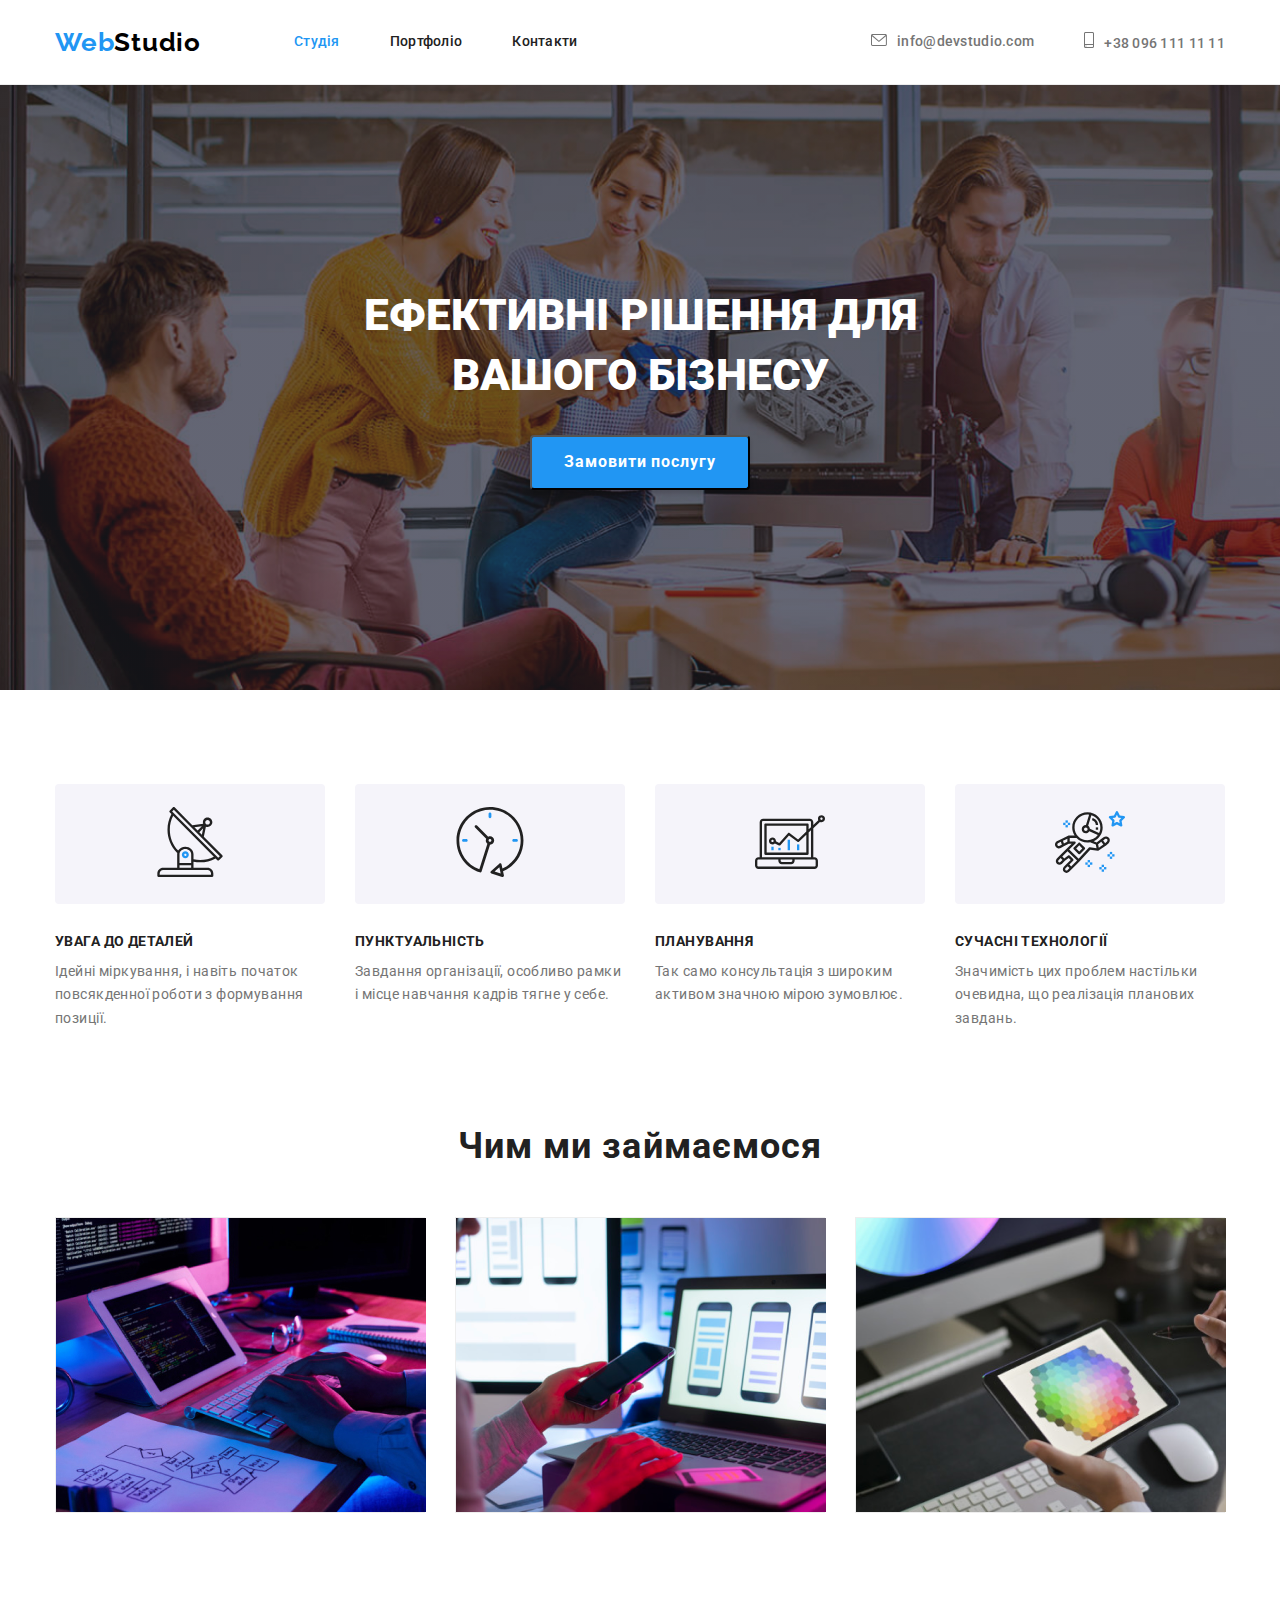
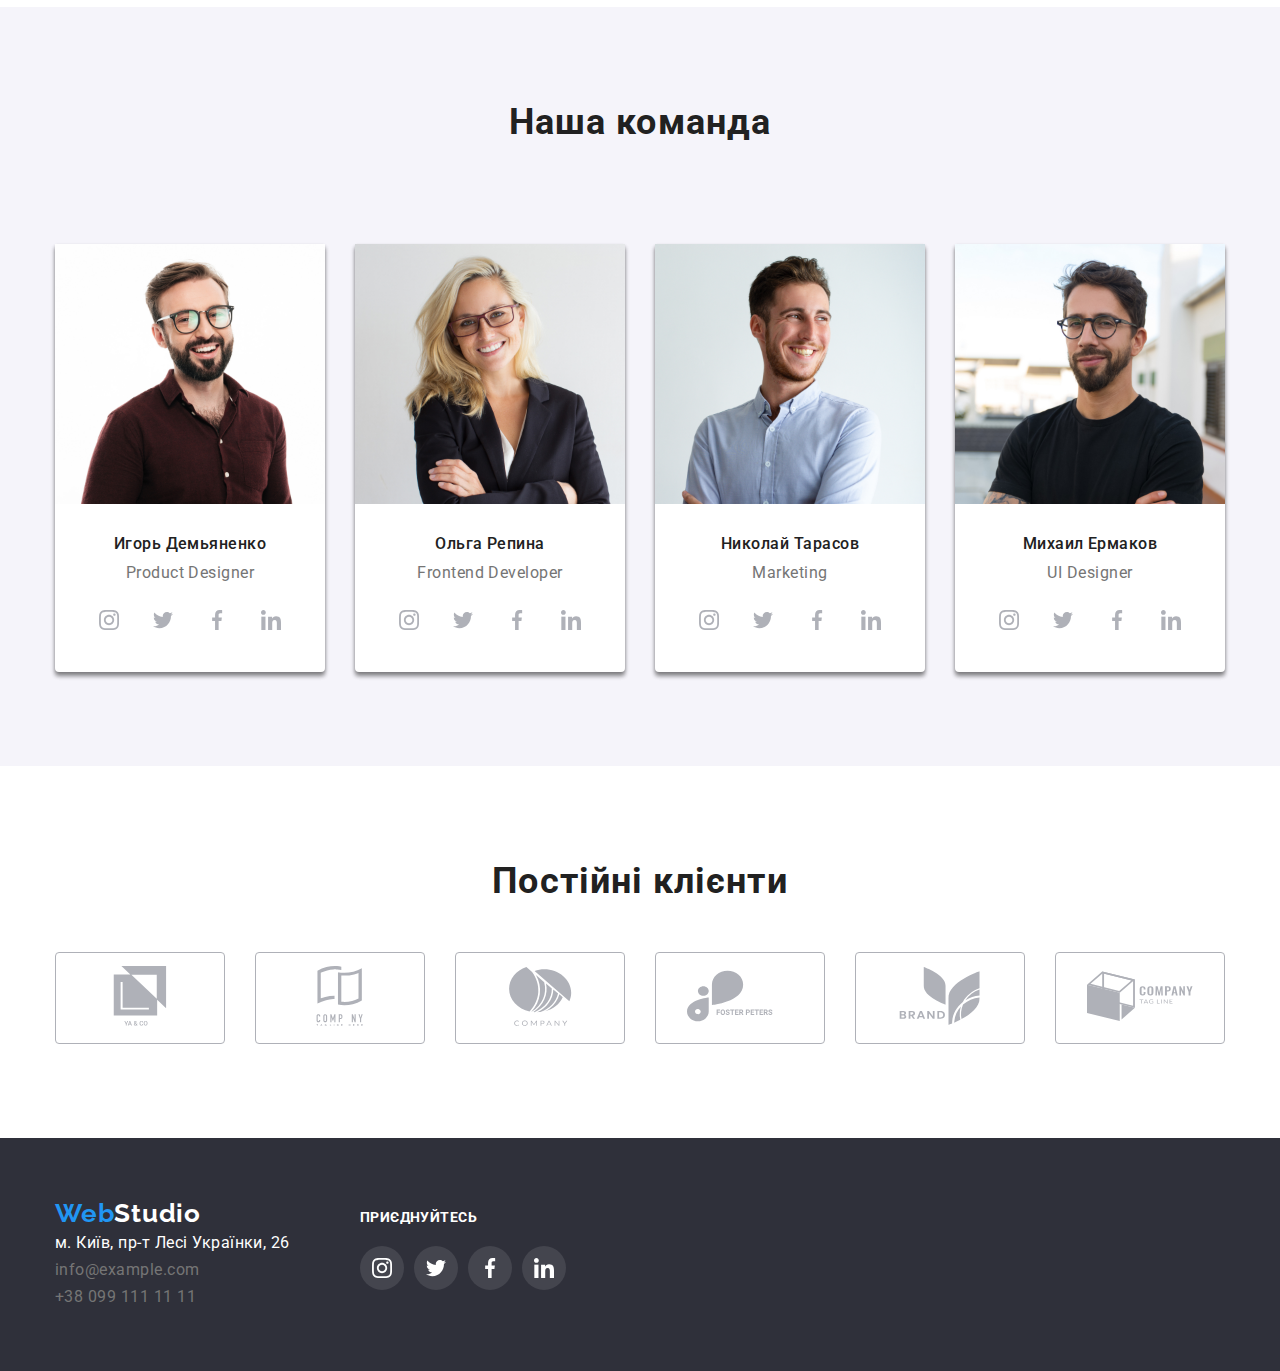
<file: index.html>
<!DOCTYPE html>
<html lang="uk">
  <head>
    <meta charset="UTF-8" />
    <meta http-equiv="X-UA-Compatible" content="IE=edge" />
    <meta name="viewport" content="width=<device-width>, initial-scale=1.0" />
    <title>Document</title>
    <link rel="preconnect" href="https://fonts.googleapis.com" />
    <link rel="preconnect" href="https://fonts.gstatic.com" crossorigin />
    <link
      href="https://fonts.googleapis.com/css2?family=Raleway:wght@700&family=Roboto:wght@400;500;700;900&display=swap"
      rel="stylesheet"
    />
    <link
      rel="stylesheet"
      href="https://cdn.jsdelivr.net/npm/modern-normalize@1.1.0/modern-normalize.min.css"
    />
    <link rel="stylesheet" href="./css/style.css" />
  </head>
  <body>
    <!--HEADER-->
    <header class="main-header">
      <div class="container main-header-container">
        <nav class="navigation">
          <a class="link logo" href="" lang="en"
            >Web<span class="logo-title">Studio</span></a
          >
          <ul class="menu list">
            <li class="menu-item">
              <a class="menu-link link current" href="./index.html">Студія</a>
            </li>
            <li class="menu-item">
              <a class="menu-link link" href="./portfolio.html">Портфоліо</a>
            </li>
            <li class="menu-item">
              <a class="menu-link link" href="">Контакти</a>
            </li>
          </ul>
        </nav>
        <ul class="list navigation list-contacts">
          <li class="menu-item">
            <div class="logo-contacts">
              <a class="contacts link" href="mailto:info@devstudio.com"
                ><svg class="logo-link" width="16" height="12">
                  <use href="./images/sprite.svg#icon-mail"></use></svg
                >info@devstudio.com</a
              >
            </div>
          </li>
          <li class="menu-item">
            <div class="logo-contacts">
              <a class="contacts link" href="tel:+380961111111"
                ><svg class="logo-link" width="10" height="16">
                  <use href="./images/sprite.svg#icon-smartphone"></use></svg
                >+38 096 111 11 11</a
              >
            </div>
          </li>
        </ul>
      </div>
    </header>
    <main>
      <!--HERO-->
      <section class="hero hero-description">
        <div class="container">
          <h1 class="main-title">Ефективні рішення для вашого бізнесу</h1>
          <button class="modal-btn" type="button">Замовити послугу</button>
        </div>
      </section>
      <!--ABOUT-->
      <section class="section-main">
        <div class="container">
          <h2 hidden>Наши приемущества</h2>
          <ul class="list flex-list">
            <li class="flex-element-link">
              <div class="flex-element-item">
                <div class="thumb">
                  <a href="" class="">
                    <svg class="logo-item" width="70" height="70">
                      <use href="./images/sprite.svg#icon-antenna"></use>
                    </svg>
                  </a>
                </div>
                <h3 class="section-title">УВАГА ДО ДЕТАЛЕЙ</h3>
                <p class="description-menu">
                  Ідейні міркування, і навіть початок повсякденної роботи з формування позиції.
                </p>
              </div>
            </li>
            <li class="flex-element-link">
              <div class="flex-element-item">
                <div class="thumb">
                  <a href="" class="">
                    <svg class="logo-item" width="70" height="70">
                      <use href="./images/sprite.svg#icon-clock"></use>
                    </svg>
                  </a>
                </div>
                <h3 class="section-title">ПУНКТУАЛЬНІСТЬ</h3>
                <p class="description-menu">
                  Завдання організації, особливо рамки і місце навчання кадрів тягне у себе.
                </p>
              </div>
            </li>
            <li class="flex-element-link">
              <div class="flex-element-item">
                <div class="thumb">
                  <a href="" class="">
                    <svg class="logo-item" width="70" height="70">
                      <use href="./images/sprite.svg#icon-diagram"></use>
                    </svg>
                  </a>
                </div>
                <h3 class="section-title">ПЛАНУВАННЯ</h3>
                <p class="description-menu">
                  Так само консультація з широким активом значною мірою зумовлює.
                </p>
              </div>
            </li>
            <li class="flex-element-link">
              <div class="flex-element-item">
                <div class="thumb">
                  <a href="" class="">
                    <svg class="logo-item" width="70" height="70">
                      <use href="./images/sprite.svg#icon-astronaut"></use>
                    </svg>
                  </a>
                </div>
                <h3 class="section-title">СУЧАСНІ ТЕХНОЛОГІЇ</h3>
                <p class="description-menu">
                  Значимість цих проблем настільки очевидна, що реалізація планових завдань.
                </p>
              </div>
            </li>
          </ul>
        </div>
      </section>
      <section class="section">
        <div class="container">
          <h2 class="list-header">Чим ми займаємося</h2>
          <ul class="list flex-container">
            <li class="flex-element">
              <img
                src="./images/work/work1.jpg"
                alt="Вариант 1"
                width="370"
                height="294"
              />
            </li>
            <li class="flex-element">
              <img
                src="./images/work/work2.jpg"
                alt="Вариант 2"
                width="370"
                height="294"
              />
            </li>
            <li class="flex-element">
              <img
                src="./images/work/work3.jpg"
                alt="Вариант 3"
                width="370"
                height="294"
              />
            </li>
          </ul>
        </div>
      </section>
      <!--TEAM-->
      <section class="section container-team">
        <div class="container">
          <h2 class="list-header">Наша команда</h2>
          <ul class="list flex-container-list">
            <li class="flex-element-list">
              <img
                src="./images/employers/product-designer.jpg"
                alt="Фото 1"
                width="270"
                height="260"
              />
              <div class="text-box">
                <h3 class="subtitle">Игорь Демьяненко</h3>
                <p class="section-description about" lang="en">
                  Product Designer
                </p>
                <ul class="social-list list">
                  <li class="social-list-item">
                    <a href="" class="social-list-link">
                      <svg class="social-list-icon" width="20" height="20">
                        <use href="./images/sprite.svg#icon-instagram"></use>
                      </svg>
                    </a>
                  </li>
                  <li class="social-list-item">
                    <a href="" class="social-list-link">
                      <svg class="social-list-icon" width="20" height="20">
                        <use href="./images/sprite.svg#icon-twitter"></use>
                      </svg>
                    </a>
                  </li>
                  <li class="social-list-item">
                    <a href="" class="social-list-link">
                      <svg class="social-list-icon" width="20" height="20">
                        <use href="./images/sprite.svg#icon-facebook"></use>
                      </svg>
                    </a>
                  </li>
                  <li class="social-list-item">
                    <a href="" class="social-list-link">
                      <svg class="social-list-icon" width="20" height="20">
                        <use href="./images/sprite.svg#icon-linkedin"></use>
                      </svg>
                    </a>
                  </li>
                </ul>
              </div>
            </li>
            <li class="flex-element-list">
              <img
                src="./images/employers/frontend-developer.jpg"
                alt="Фото 2"
                width="270"
                height="260"
              />
              <div class="text-box">
                <h3 class="subtitle">Ольга Репина</h3>
                <p class="section-description about" lang="en">
                  Frontend Developer
                </p>
                <ul class="social-list list">
                  <li class="social-list-item">
                    <a href="" class="social-list-link">
                      <svg class="social-list-icon" width="20" height="20">
                        <use href="./images/sprite.svg#icon-instagram"></use>
                      </svg>
                    </a>
                  </li>
                  <li class="social-list-item">
                    <a href="" class="social-list-link">
                      <svg class="social-list-icon" width="20" height="20">
                        <use href="./images/sprite.svg#icon-twitter"></use>
                      </svg>
                    </a>
                  </li>
                  <li class="social-list-item">
                    <a href="" class="social-list-link">
                      <svg class="social-list-icon" width="20" height="20">
                        <use href="./images/sprite.svg#icon-facebook"></use>
                      </svg>
                    </a>
                  </li>
                  <li class="social-list-item">
                    <a href="" class="social-list-link">
                      <svg class="social-list-icon" width="20" height="20">
                        <use href="./images/sprite.svg#icon-linkedin"></use>
                      </svg>
                    </a>
                  </li>
                </ul>
              </div>
            </li>
            <li class="flex-element-list">
              <img
                src="./images/employers/marketing.jpg"
                alt="Фото 3"
                width="270"
                height="260"
              />
              <div class="text-box">
                <h3 class="subtitle">Николай Тарасов</h3>
                <p class="section-description about" lang="en">Marketing</p>
                <ul class="social-list list">
                  <li class="social-list-item">
                    <a href="" class="social-list-link">
                      <svg class="social-list-icon" width="20" height="20">
                        <use href="./images/sprite.svg#icon-instagram"></use>
                      </svg>
                    </a>
                  </li>
                  <li class="social-list-item">
                    <a href="" class="social-list-link">
                      <svg class="social-list-icon" width="20" height="20">
                        <use href="./images/sprite.svg#icon-twitter"></use>
                      </svg>
                    </a>
                  </li>
                  <li class="social-list-item">
                    <a href="" class="social-list-link">
                      <svg class="social-list-icon" width="20" height="20">
                        <use href="./images/sprite.svg#icon-facebook"></use>
                      </svg>
                    </a>
                  </li>
                  <li class="social-list-item">
                    <a href="" class="social-list-link">
                      <svg class="social-list-icon" width="20" height="20">
                        <use href="./images/sprite.svg#icon-linkedin"></use>
                      </svg>
                    </a>
                  </li>
                </ul>
              </div>
            </li>
            <li class="flex-element-list">
              <img
                src="./images/employers/ui-designer.jpg"
                alt="Фото 4"
                width="270"
                height="260"
              />
              <div class="text-box">
                <h3 class="subtitle">Михаил Ермаков</h3>
                <p class="section-description about" lang="en">UI Designer</p>
                <ul class="social-list list">
                  <li class="social-list-item">
                    <a href="" class="social-list-link">
                      <svg class="social-list-icon" width="20" height="20">
                        <use href="./images/sprite.svg#icon-instagram"></use>
                      </svg>
                    </a>
                  </li>
                  <li class="social-list-item">
                    <a href="" class="social-list-link">
                      <svg class="social-list-icon" width="20" height="20">
                        <use href="./images/sprite.svg#icon-twitter"></use>
                      </svg>
                    </a>
                  </li>
                  <li class="social-list-item">
                    <a href="" class="social-list-link">
                      <svg class="social-list-icon" width="20" height="20">
                        <use href="./images/sprite.svg#icon-facebook"></use>
                      </svg>
                    </a>
                  </li>
                  <li class="social-list-item">
                    <a href="" class="social-list-link">
                      <svg class="social-list-icon" width="20" height="20">
                        <use href="./images/sprite.svg#icon-linkedin"></use>
                      </svg>
                    </a>
                  </li>
                </ul>
              </div>
            </li>
          </ul>
        </div>
      </section>
    </main>
    <!--CLIENTS-->
    <section class="section">
      <div class="container">
        <h2 class="list-header">Постійні клієнти</h2>
        <ul class="list flex-container-list">
          <li class="flex-element-menu">
            <a href="" class="social-list-menu">
              <svg class="social-icon" width="106" height="60">
                <use href="./images/sprite.svg#icon-yaco"></use>
              </svg>
            </a>
          </li>
          <li class="flex-element-menu">
            <a href="" class="social-list-menu">
              <svg class="social-icon" width="106" height="60">
                <use href="./images/sprite.svg#icon-company1"></use>
              </svg>
            </a>
          </li>
          <li class="flex-element-menu">
            <a href="" class="social-list-menu">
              <svg class="social-icon" width="106" height="60">
                <use href="./images/sprite.svg#icon-company2"></use>
              </svg>
            </a>
          </li>
          <li class="flex-element-menu">
            <a href="" class="social-list-menu">
              <svg class="social-icon" width="106" height="60">
                <use href="./images/sprite.svg#icon-company3"></use>
              </svg>
            </a>
          </li>
          <li class="flex-element-menu">
            <a href="" class="social-list-menu">
              <svg class="social-icon" width="106" height="60">
                <use href="./images/sprite.svg#icon-brand"></use>
              </svg>
            </a>
          </li>
          <li class="flex-element-menu">
            <a href="" class="social-list-menu">
              <svg class="social-icon" width="106" height="60">
                <use href="./images/sprite.svg#icon-company4"></use>
              </svg>
            </a>
          </li>
        </ul>
      </div>
    </section>
    <!--FOOTER-->
    <footer class="bottom">
      <div class="container">
        <div class="footer-containe">
          <address>
            <a class="link logo logo-footer" href="" lang="en"
              >Web<span class="logo-title-white">Studio</span></a
            >
            <ul class="list list-footer">
              <li>
                <a
                  class="link section-description section-description-black logo-footer"
                  href="https://goo.gl/maps/r5gBS1qjFHv6yzp58"
                  target="_blank"
                  rel="noopener noreferrer"
                  >м. Київ, пр-т Лесі Українки, 26</a
                >
              </li>
              <li>
                <a
                  class="link section-description logo-footer"
                  href="mailto:info@example.com"
                  >info@example.com</a
                >
              </li>
              <li>
                <a
                  class="link section-description logo-footer"
                  href="tel:+380991111111"
                  >+38 099 111 11 11</a
                >
              </li>
            </ul>
          </address>
          <div class="menu-footer">
            <h3 class="footer-title">приєднуйтесь</h3>
            <ul class="social-list-footer list">
              <li class="social-list-item">
                <a href="" class="social-list-link-footer">
                  <svg class="social-link-icon-footer" width="20" height="20">
                    <use href="./images/sprite.svg#icon-instagram"></use>
                  </svg>
                </a>
              </li>
              <li class="social-list-item">
                <a href="" class="social-list-link-footer">
                  <svg class="social-link-icon-footer" width="20" height="20">
                    <use href="./images/sprite.svg#icon-twitter"></use>
                  </svg>
                </a>
              </li>
              <li class="social-list-item">
                <a href="" class="social-list-link-footer">
                  <svg class="social-link-icon-footer" width="20" height="20">
                    <use href="./images/sprite.svg#icon-facebook"></use>
                  </svg>
                </a>
              </li>
              <li class="social-list-item">
                <a href="" class="social-list-link-footer">
                  <svg class="social-link-icon-footer" width="20" height="20">
                    <use href="./images/sprite.svg#icon-linkedin"></use>
                  </svg>
                </a>
              </li>
            </ul>
          </div>
        </div>
      </div>
    </footer>
  </body>
</html>
</file>
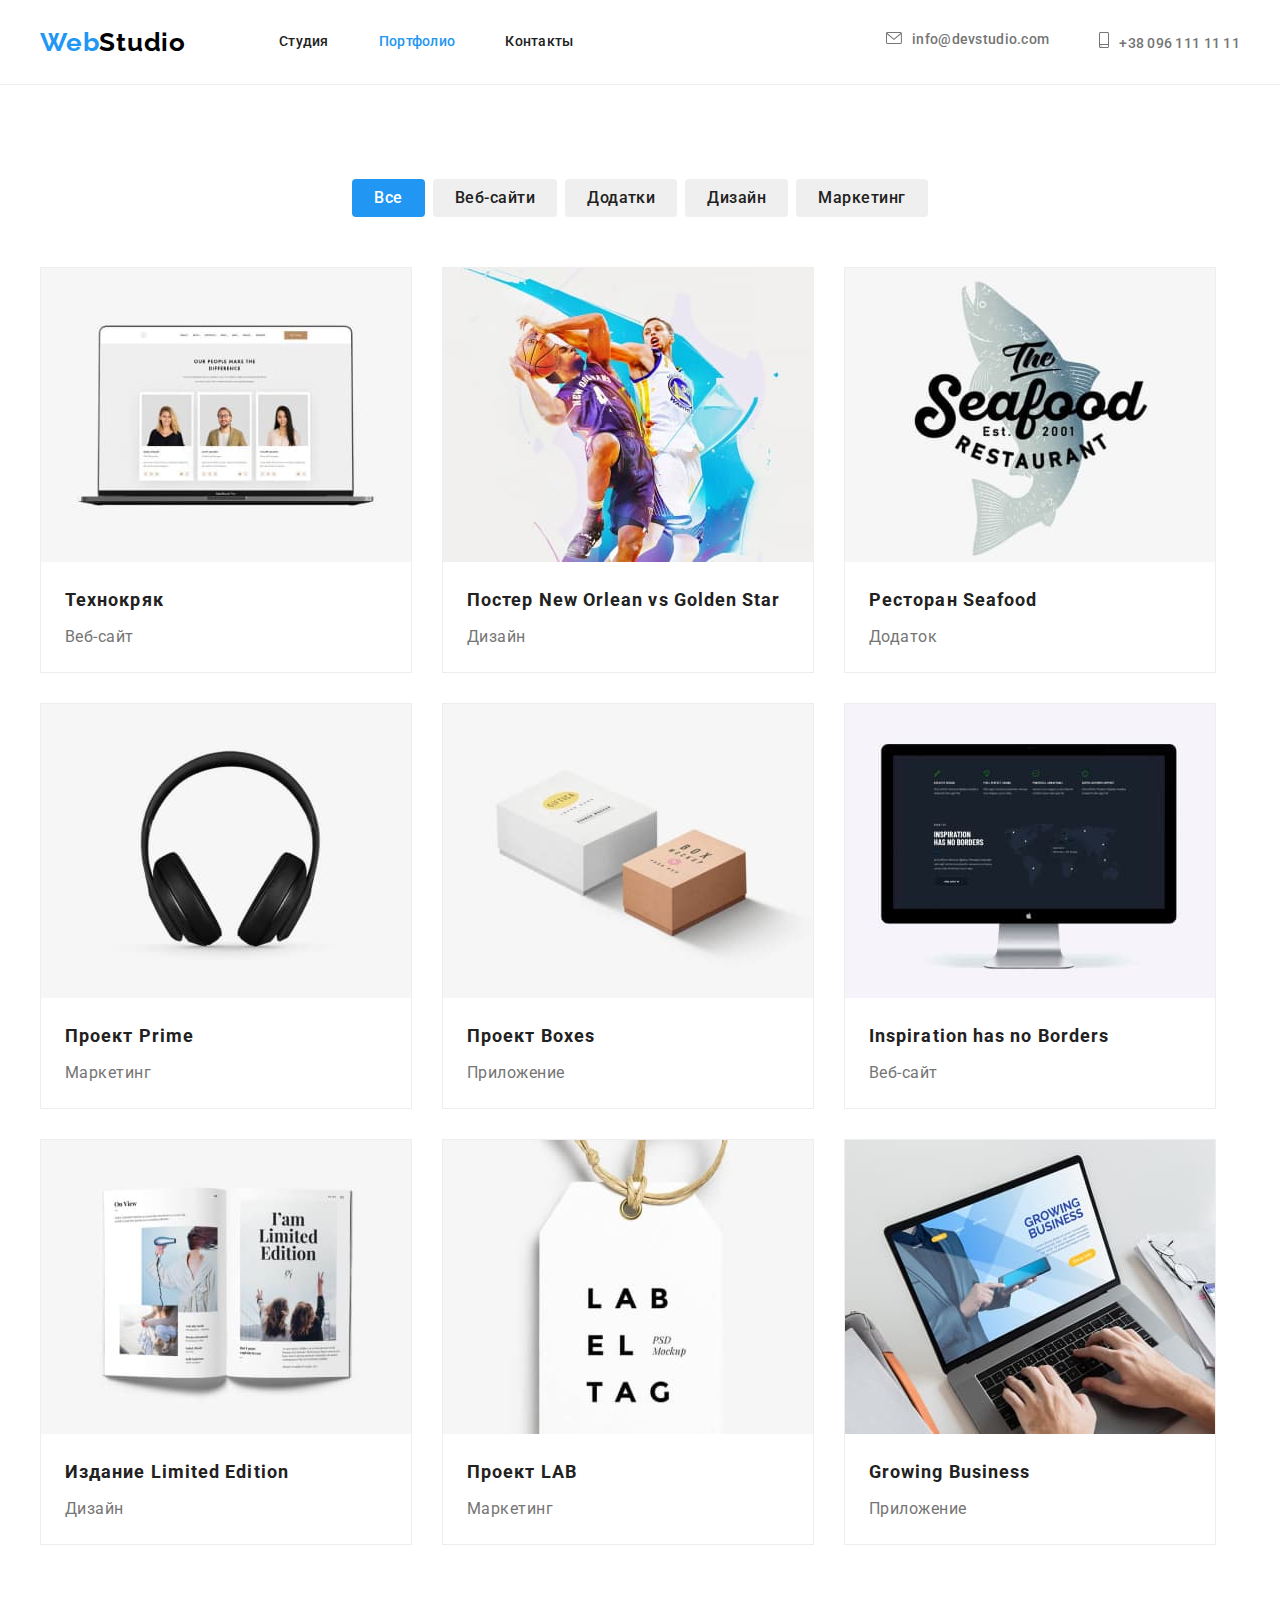
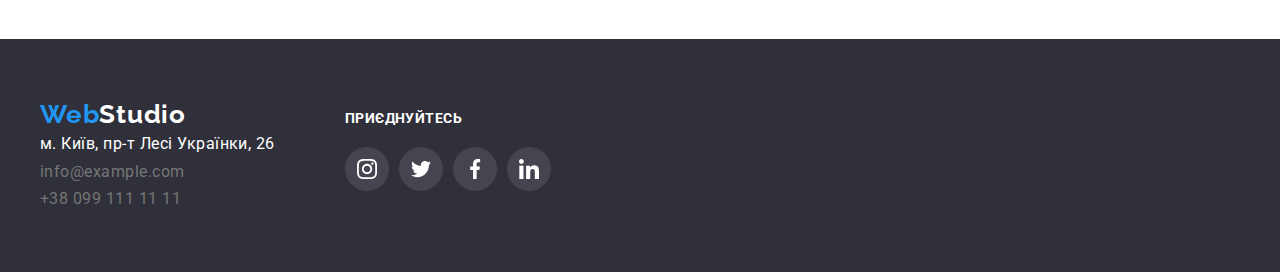
<file: portfolio.html>
<!DOCTYPE html>
<html lang="uk">
  <head>
    <meta charset="UTF-8" />
    <meta http-equiv="X-UA-Compatible" content="IE=edge" />
    <meta name="viewport" content="width=<device-width>, initial-scale=1.0" />
    <title>Document</title>
    <link rel="preconnect" href="https://fonts.googleapis.com" />
    <link rel="preconnect" href="https://fonts.gstatic.com" crossorigin />
    <link
      href="https://fonts.googleapis.com/css2?family=Raleway:wght@700&family=Roboto:wght@400;500;700;900&display=swap"
      rel="stylesheet"
    />
    <link rel="stylesheet" href="./css/style.css" />
  </head>
  <body>
    <!--HEADER-->
    <header class="main-header">
      <div class="container main-header-container">
        <nav class="navigation">
          <a class="link logo" href="" lang="en"
            >Web<span class="logo-title">Studio</span></a
          >
          <ul class="menu list site-nav">
            <li class="menu-item">
              <a class="menu-link link" href="./index.html">Студия</a>
            </li>
            <li class="menu-item">
              <a class="menu-link link current" href="./portfolio.html"
                >Портфолио</a
              >
            </li>
            <li class="menu-item">
              <a class="menu-link link" href="">Контакты</a>
            </li>
          </ul>
        </nav>
        <ul class="list site-nav">
          <li class="menu-item">
            <div class="logo-contacts">
              <a class="contacts link" href="mailto:info@devstudio.com">
                <svg class="logo-link" width="16" height="12">
                  <use href="./images/sprite.svg#icon-mail"></use></svg
                >info@devstudio.com</a
              >
            </div>
          </li>
          <li class="menu-item">
            <div class="logo-contacts">
              <a class="contacts link" href="tel:+380961111111">
                <svg class="logo-link" width="10" height="16">
                  <use href="./images/sprite.svg#icon-smartphone"></use></svg
                >+38 096 111 11 11</a
              >
            </div>
          </li>
        </ul>
      </div>
    </header>
    <main>
      <section class="section">
        <h1 hidden>Портфолио</h1>
        <div class="menu-container">
          <ul class="list flex-list">
            <li class="flex-item">
              <button type="button" class="btn-active current-1">Все</button>
            </li>
            <li class="flex-item">
              <button type="button" class="btn-active">Веб-сайти</button>
            </li>
            <li class="flex-item">
              <button type="button" class="btn-active">Додатки</button>
            </li>
            <li class="flex-item">
              <button type="button" class="btn-active">Дизайн</button>
            </li>
            <li class="flex-item">
              <button type="button" class="btn-active">Маркетинг</button>
            </li>
          </ul>
        </div>

        <div class="container">
          <ul class="list flex-container">
            <li class="flex-element">
              <img
                src="./images/portfolio/project1.jpg"
                alt="Технокряк"
                width="370"
                height="294"
              />
              <div class="portfolio-text">
                <h2 class="list-title">Технокряк</h2>
                <p class="list-description">Веб-сайт</p>
              </div>
            </li>
            <li class="flex-element">
              <img
                src="./images/portfolio/project2.jpg"
                alt="Постер"
                width="370"
                height="294"
              />
              <div class="portfolio-text">
                <h2 class="list-title">
                  Постер  <span lang="en">New Orlean vs Golden Star</span>
                </h2>
                <p class="list-description">Дизайн</p>
              </div>
            </li>
            <li class="flex-element">
              <img
                src="./images/portfolio/project3.jpg"
                alt="Ресторан"
                width="370"
                height="294"
              />
              <div class="portfolio-text">
                <h2 class="list-title">
                  Ресторан<span lang="en"> Seafood</span>
                </h2>
                <p class="list-description">Додаток</p>
              </div>
            </li>
            <li class="flex-element">
              <img
                src="./images/portfolio/project4.jpg"
                alt="Наушники"
                width="370"
                height="294"
              />
              <div class="portfolio-text">
                <h2 class="list-title">Проект <span lang="en">Prime</span></h2>
                <p class="list-description">Маркетинг</p>
              </div>
            </li>
            <li class="flex-element">
              <img
                src="./images/portfolio/project5.jpg"
                alt="Коробочки"
                width="370"
                height="294"
              />
              <div class="portfolio-text">
                <h2 class="list-title">Проект <span lang="en">Boxes</span></h2>
                <p class="list-description">Приложение</p>
              </div>
            </li>
            <li class="flex-element">
              <img
                src="./images/portfolio/project6.jpg"
                alt="Монитор"
                width="370"
                height="294"
              />
              <div class="portfolio-text">
                <h2 class="list-title" lang="en">Inspiration has no Borders</h2>
                <p class="list-description">Веб-сайт</p>
              </div>
            </li>
            <li class="flex-element">
              <img
                src="./images/portfolio/project7.jpg"
                alt="Книга"
                width="370"
                height="294"
              />
              <div class="portfolio-text">
                <h2 class="list-title">
                  Издание<span lang="en"> Limited Edition</span>
                </h2>
                <p class="list-description">Дизайн</p>
              </div>
            </li>
            <li class="flex-element">
              <img
                src="./images/portfolio/project8.jpg"
                alt="Бирка"
                width="370"
                height="294"
              />
              <div class="portfolio-text">
                <h2 class="list-title">Проект <span lang="en">LAB</span></h2>
                <p class="list-description">Маркетинг</p>
              </div>
            </li>
            <li class="flex-element">
              <img
                src="./images/portfolio/project9.jpg"
                alt="Ноутбук"
                width="370"
                height="294"
              />
              <div class="portfolio-text">
                <h2 lang="en" class="list-title">Growing Business</h2>
                <p class="list-description">Приложение</p>
              </div>
            </li>
          </ul>
        </div>
      </section>
    </main>
    <!--FOOTER-->
    <footer class="bottom">
      <div class="container">
        <div class="footer-containe">
          <address>
            <a class="link logo logo-footer" href="" lang="en"
              >Web<span class="logo-title-white">Studio</span></a
            >
            <ul class="list list-footer">
              <li class="logo-list">
                <a
                  class="link section-description section-description-black logo-footer"
                  href="https://goo.gl/maps/r5gBS1qjFHv6yzp58"
                  target="_blank"
                  rel="noopener noreferrer"
                  >м. Київ, пр-т Лесі Українки, 26</a
                >
              </li>
              <li>
                <a
                  class="link section-description logo-footer"
                  href="mailto:info@example.com"
                  >info@example.com</a
                >
              </li>
              <li>
                <a
                  class="link section-description logo-footer"
                  href="tel:+380991111111"
                  >+38 099 111 11 11</a
                >
              </li>
            </ul>
          </address>
          <div class="menu-footer">
            <h3 class="footer-title">приєднуйтесь</h3>
            <ul class="social-list list">
              <li class="social-list-item">
                <a href="" class="social-list-link-footer">
                  <svg class="social-link-icon-footer" width="20" height="20">
                    <use href="./images/sprite.svg#icon-instagram"></use>
                  </svg>
                </a>
              </li>
              <li class="social-list-item">
                <a href="" class="social-list-link-footer">
                  <svg class="social-link-icon-footer" width="20" height="20">
                    <use href="./images/sprite.svg#icon-twitter"></use>
                  </svg>
                </a>
              </li>
              <li class="social-list-item">
                <a href="" class="social-list-link-footer">
                  <svg class="social-link-icon-footer" width="20" height="20">
                    <use href="./images/sprite.svg#icon-facebook"></use>
                  </svg>
                </a>
              </li>
              <li class="social-list-item">
                <a href="" class="social-list-link-footer">
                  <svg class="social-link-icon-footer" width="20" height="20">
                    <use href="./images/sprite.svg#icon-linkedin"></use>
                  </svg>
                </a>
              </li>
            </ul>
          </div>
        </div>
      </div>
    </footer>
  </body>
</html>
</file>
<file: css/style.css>
:root {
  --accent-color: #2196f3;
  --primary-font: "Roboto", sans-serif;
  --secondary-font: "Raleway", sans-serif;
  --primary-text-color: #212121;
  --accent-color-logo: #2196f3;
  --secondary-color: #ffffff;
  --contacts-color: #757575;
}
h1,
h2,
h3,
h4,
p {
  margin-top: 0;
  margin-bottom: 0;
}
ul,
ol {
  margin-top: 0;
  margin-bottom: 0;
  padding-left: 0;
}
img {
  display: block;
}
button {
  cursor: pointer;
}
.list {
  list-style: none;
}
.link {
  text-decoration: none;
}
body {
  margin: 0;
  font-family: var(--primary-font);
  font-size: 14px;
  color: var(--primary-text-color);
}
.container {
  width: 1200px;
  margin-left: auto;
  margin-right: auto;
  padding-left: 15px;
  padding-right: 15px;
}
.section {
  padding-top: 94px;
  padding-bottom: 94px;
}
.main-header {
  border-bottom: 1px solid #ececec;
}
.main-header-container {
  display: flex;
  align-items: center;
}
.navigation {
  display: flex;
  align-items: center;
}
.list-contacts {
  margin-left: auto;
}
.menu {
  display: flex;
  align-items: center;
}
.logo {
  font-family: var(--secondary-font);
  font-style: normal;
  font-weight: 700;
  font-size: 26px;
  line-height: 1.19;
  letter-spacing: 0.03em;
  color: var(--accent-color-logo);
  margin-right: 93px;
}
.logo-link {
  margin-right: 10px;
  fill: currentColor;
}
.logo-contacts {
  display: flex;
  align-items: center;
}
.logo-link:hover,
.logo-link:focus {
  color: var(--accent-color);
}
.site-nav {
  display: flex;
  margin-left: auto;
}
.menu-item:not(:last-child) {
  margin-right: 50px;
}
.menu-link {
  padding: 32px 0;
  display: block;
  font-weight: 500;
  font-size: 14px;
  line-height: 1.14;
  letter-spacing: 0.02em;
  color: var(--primary-text-color);
}
.menu-link:hover,
.menu-link:focus,
.contacts:hover,
.contacts:focus {
  color: var(--accent-color);
}
.contacts {
  padding: 32px 0;
  font-weight: 500;
  line-height: 1.14;
  letter-spacing: 0.02em;
  color: var(--contacts-color);
}
.hero {
  padding: 200px 0;
  background: #2f303a;
  max-width: 1600px;
  margin-left: auto;
  margin-right: auto;
  background-image: linear-gradient(
      rgba(47, 48, 58, 0.4),
      rgba(47, 48, 58, 0.4)
    ),
    url("../images/hero/hero.jpg");
  background-size: cover;
  background-color: #c4c4c4;
}
.main-title {
  font-family: var(--primary-font);
  font-style: normal;
  font-weight: 900;
  max-width: 650px;
  font-size: 44px;
  line-height: 1.37;
  text-align: center;
  margin: 0 auto;
  text-transform: uppercase;
  color: var(--secondary-color);
  margin-bottom: 30px;
}
.modal-btn {
  padding-top: 10px;
  padding-bottom: 10px;
  padding-left: 32px;
  padding-right: 32px;
  font-family: inherit;
  font-weight: 700;
  font-size: 16px;
  line-height: 1.88;
  display: block;
  margin: 0 auto;
  letter-spacing: 0.06em;
  color: var(--secondary-color);
  background: var(--accent-color);
  box-shadow: 0px 4px 4px rgba(0, 0, 0, 0.15);
  border-radius: 4px;
}
.modal-btn:hover,
.modal-btn:focus {
  background: #188ce8;
}
.container-team {
  background-color: #f5f4fa;
}
.list-header {
  margin-bottom: 50px;
  font-weight: 700;
  font-size: 36px;
  line-height: 1.17;
  letter-spacing: 0.03em;
  text-align: center;
}
.section-main {
  padding-top: 94px;
}
.section-title {
  font-family: var(--primary-font);
  font-style: normal;
  font-weight: 700;
  font-size: 14px;
  line-height: 1.14;
  letter-spacing: 0.03em;
  text-transform: uppercase;
  color: var(--primary-text-color);
  margin-bottom: 10px;
}
.section-description {
  font-family: var(--primary-font);
  font-weight: 400;
  font-style: normal;
  font-size: 16px;
  line-height: 1.71;
  letter-spacing: 0.03em;
  color: var(--contacts-color);
  margin-bottom: 9px;
}
.social-list {
  display: flex;
  justify-content: center;
  gap: 10px;
  margin-top: 16px;
}
.social-list-link {
  display: flex;
  justify-content: center;
  align-items: center;
  width: 44px;
  height: 44px;
  border-radius: 50%;
  background-color: white;
}
.social-list-link:hover,
.social-list-link:focus {
  background: var(--accent-color);
}
.social-list-link:hover .social-list-icon,
.social-list-link:focus .social-list-icon {
  fill: var(--secondary-color);
}
.social-list-icon {
  fill: #afb1b8;
}
.description-menu {
  font-family: var(--primary-font);
  font-style: normal;
  font-weight: 400;
  font-size: 14px;
  line-height: 1.71;
  letter-spacing: 0.03em;
  color: var(--contacts-color);
}
.section-description-black {
  color: var(--secondary-color);
  font-style: normal;
}
.bottom {
  background: #2f303a;
  justify-content: flex-start;
  padding-top: 60px;
  padding-bottom: 60px;
}
.subtitle {
  font-style: normal;
  font-weight: 500;
  font-size: 16px;
  line-height: 1.19;
  text-align: center;
  letter-spacing: 0.03em;
  margin-bottom: 10px;
}
.about {
  line-height: 1.19;
  text-align: center;
}
.btn-active {
  font-family: inherit;
  font-weight: 500;
  font-size: 16px;
  border: none;
  padding: 6px 22px;
  line-height: 1.63;
  letter-spacing: 0.03em;
  color: var(--primary-text-color);
  border-radius: 4px;
}
button:hover,
button:focus {
  color: var(--secondary-color);
  background: var(--accent-color);
}
.logo-title {
  font-family: var(--secondary-font);
  font-style: normal;
  font-weight: 700;
  font-size: 26px;
  line-height: 1.19;
  letter-spacing: 0.03em;
  color: #000000;
}
.logo-title-white {
  font-family: var(--secondary-font);
  font-style: normal;
  font-weight: 700;
  font-size: 26px;
  line-height: 1.19;
  letter-spacing: 0.03em;
  color: #ffffff;
}
.logo-footer {
  margin-right: auto;
  margin-bottom: 20px;
}
.current {
  color: #2196f3;
}
.current-1 {
  background: var(--accent-color);
  color: var(--secondary-color);
}

.list-title {
  font-family: var(--primary-font);
  font-style: normal;
  font-weight: 700;
  font-size: 18px;
  line-height: 2;
  letter-spacing: 0.06em;
  color: var(--primary-text-color);
  margin-bottom: 4px;
}
.list-description {
  font-family: var(--primary-font);
  font-style: normal;
  font-weight: 400;
  font-size: 16px;
  line-height: 1.88;
  letter-spacing: 0.03em;
  color: var(--contacts-color);
}
.menu-container {
}
.flex-list {
  display: flex;
  flex-wrap: nowrap;
  justify-content: center;
}
.flex-item {
  margin-right: 8px;
}
.flex-item:last-child {
  margin-right: 0;
}
.flex-container {
  display: flex;
  flex-wrap: wrap;
  margin-top: 50px;
}
.flex-element {
  width: 370px;
  margin-right: 30px;
  margin-bottom: 30px;
  background: #ffffff;
  border: 1px solid #eeeeee;
}
.flex-element:hover,
.flex-element:focus,
.btn-active:hover,
.btn-active:focus {
  box-shadow: 0px 1px 1px rgba(0, 0, 0, 0.12), 0px 4px 4px rgba(0, 0, 0, 0.06),
    1px 4px 6px rgba(0, 0, 0, 0.16);
}
.flex-element:nth-child(3n) {
  margin-right: 0;
}
.flex-element:nth-last-child(-n + 3) {
  margin-bottom: 0;
}
.flex-element-item {
  display: block;
  text-align: start;
}
.thumb {
  height: 120px;
  border-radius: 4px;
  background-color: #f5f4fa;
  margin-bottom: 30px;
  display: flex;
  justify-content: center;
  align-items: center;
}
.logo-item {
}
.flex-element-link {
  width: 270px;
  margin-right: 30px;
}
.flex-element-link:nth-child(4n) {
  margin-right: 0;
}
.header {
  display: flex;
}
.logo-list {
  margin-right: auto;
}
.flex-container-list {
  display: flex;
  flex-wrap: nowrap;
}
.flex-element-menu:hover,
.flex-element-menu:focus {
  fill: var(--accent-color);
  border: 1px solid var(--accent-color);
  border-radius: 4px;
}
.flex-element-menu:hover .social-icon,
.flex-element-menu:focus .social-icon {
  fill: var(--accent-color);
}
.flex-element-list {
  background-color: #fff;
  width: 270px;
  margin-right: 30px;
  margin-top: 50px;
  box-shadow: 0px 4px 4px rgba(0, 0, 0, 0.25), 0px 4px 4px rgba(0, 0, 0, 0.25),
    0px 1px 3px rgba(0, 0, 0, 0.12);
  border-radius: 0px 0px 4px 4px;
}
.flex-element-list:nth-child(4n) {
  margin-right: 0;
}
.text-box {
  display: block;
  text-align: center;
  padding-top: 30px;
  padding-bottom: 30px;
}
.portfolio-text {
  padding-top: 20px;
  padding-bottom: 20px;
  padding-left: 24px;
}
.flex-element-menu {
  width: 170px;
  height: 92px;
  display: flex;
  justify-content: center;
  align-items: center;
  margin-right: 30px;
  border: 1px solid #afb1b8;
  border-radius: 4px;
}
.flex-element-menu:nth-child(6n) {
  margin-right: 0;
}
.social-icon {
  fill: #afb1b8;
}
.menu-footer {
  width: 206px;
  height: 80px;
  display: block;
}
.footer-title {
  font-family: "Roboto";
  font-style: normal;
  font-weight: 700;
  font-size: 14px;
  line-height: 1.14;
  letter-spacing: 0.03em;
  text-transform: uppercase;
  color: #ffffff;
  margin-bottom: 20px;
}
.social-list-link-footer {
  display: flex;
  justify-content: center;
  align-items: center;
  width: 44px;
  height: 44px;
  border-radius: 50%;
  background: rgba(255, 255, 255, 0.1);
}
.social-link-icon-footer {
  fill: #fff;
}
.social-list-link-footer:hover,
.social-list-link-footer:focus {
  background: var(--accent-color);
}
.footer-containe {
  display: flex;
  align-items: baseline;
}
.list-footer {
  margin-right: 70px;
}
.social-list-footer {
  display: flex;
  justify-content: center;
  gap: 10px;
}
</file>
